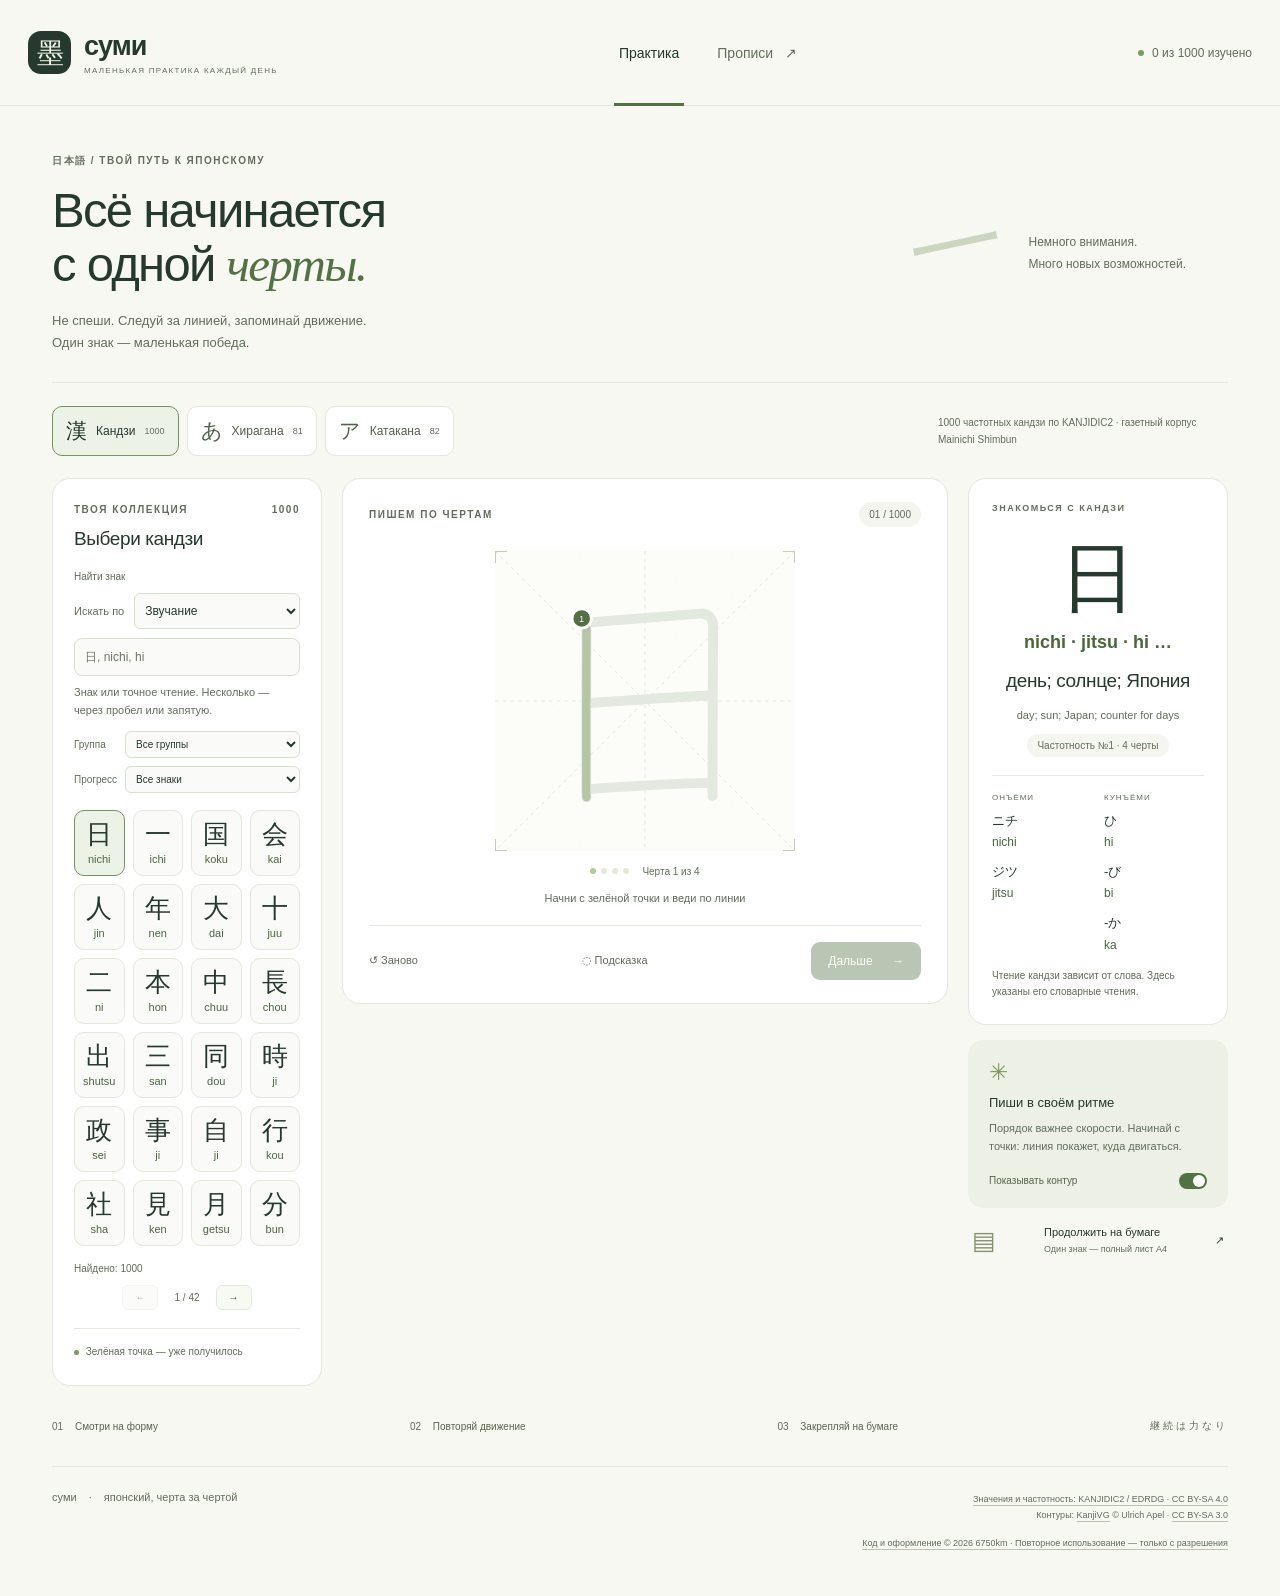
<file: index.html>
<!doctype html>
<html lang="ru"><head><meta charset="utf-8"><meta name="viewport" content="width=device-width,initial-scale=1"><meta name="theme-color" content="#f7f8f2"><title>Суми · кандзи, хирагана и катакана</title><meta name="description" content="Пиши японские кандзи по чертам и скачивай прописи для печати."><link rel="stylesheet" href="style.css?v=20261112-search"><script src="data/kanji.js?v=20261112-search" defer></script><script src="data/kana.js?v=20261112-search" defer></script><script src="readings.js?v=20261112-search" defer></script><script src="search.js?v=20261112-search" defer></script><script src="worksheets.js?v=20261112-search" defer></script><script src="audio.js?v=20261112-search" defer></script><script src="app.js?v=20261112-search" defer></script></head>
<body><header class="header"><a href="#" id="brandHome" class="brand" aria-label="Суми — главная"><span class="brand-mark">墨</span><span>суми<span class="brand-sub">МАЛЕНЬКАЯ ПРАКТИКА КАЖДЫЙ ДЕНЬ</span></span></a><nav aria-label="Режим"><button class="nav-button active" id="practiceTab" aria-pressed="true">Практика</button><button class="nav-button" id="sheetsTab" aria-pressed="false">Прописи <span class="tiny">↗</span></button></nav><div class="daily"><span class="daily-dot"></span><span id="dailyProgress">0 из 20 изучено</span></div></header>
<main><section class="intro"><div><div class="eyebrow">日本語 / ТВОЙ ПУТЬ К ЯПОНСКОМУ</div><h1>Всё начинается<br>с одной <em>черты.</em></h1><p>Не спеши. Следуй за линией, запоминай движение.<br>Один знак — маленькая победа.</p></div><div class="intro-note"><span class="note-symbol">一</span><span>Немного внимания.<br>Много новых возможностей.</span></div></section>
<section class="script-bar" aria-label="Разделы японского письма"><div class="script-tabs" role="group" aria-label="Азбука"><button class="script-button active" data-script="kanji" aria-pressed="true"><span lang="ja">漢</span> Кандзи <small>1000</small></button><button class="script-button" data-script="hiragana" aria-pressed="false"><span lang="ja">あ</span> Хирагана <small>81</small></button><button class="script-button" data-script="katakana" aria-pressed="false"><span lang="ja">ア</span> Катакана <small>82</small></button></div><p id="scriptDescription">1000 частотных кандзи по KANJIDIC2 · газетный корпус Mainichi Shimbun</p></section><section id="practicePanel" class="workspace"><aside class="library card"><div class="section-label">ТВОЯ КОЛЛЕКЦИЯ <span id="collectionCount">1000</span></div><h2 id="libraryTitle">Выбери кандзи</h2><label class="search-label" for="librarySearch">Найти знак</label><div class="search-mode"><label for="librarySearchMode">Искать по</label><select id="librarySearchMode"><option value="reading">Звучание</option><option value="meaning">Значение</option></select></div><input id="librarySearch" aria-describedby="librarySearchHelp" autocapitalize="none" autocorrect="off" spellcheck="false" class="search" type="search" placeholder="日, nichi, день…" autocomplete="off"><p id="librarySearchHelp" class="search-help"></p><div class="collection-controls"><label for="groupFilter">Группа</label><select id="groupFilter"></select><label for="progressFilter">Прогресс</label><select id="progressFilter"><option value="all">Все знаки</option><option value="new">Ещё не изучены</option><option value="done">Изученные</option></select></div><div id="kanjiGrid" class="kanji-grid"></div><p id="libraryResult" class="result-count" role="status"></p><div class="pagination"><button id="libraryPrev" aria-label="Предыдущая страница знаков">←</button><span id="libraryPage"></span><button id="libraryNext" aria-label="Следующая страница знаков">→</button></div><div class="library-foot"><span class="legend-dot"></span> Зелёная точка — уже получилось</div></aside>
<section class="practice card"><div class="practice-top"><span class="section-label">ПИШЕМ ПО ЧЕРТАМ</span><span id="position" class="pill">01 / 20</span></div><div class="canvas-wrap"><svg id="board" viewBox="0 0 109 109" role="img" aria-label="Поле для письма. Рисуй мышью или пальцем по подсказке."><defs><pattern id="paper" width="5" height="5" patternUnits="userSpaceOnUse"><circle cx="1" cy="1" r=".13" fill="#d8ddd2"/></pattern></defs><rect width="109" height="109" fill="url(#paper)"/><path class="guides" d="M54.5 0V109M0 54.5H109M0 0L109 109M109 0L0 109"/><g id="ghost"></g><g id="accepted"></g><g id="hint"></g><path id="ink" d=""/><g id="startMarker"></g></svg><span class="board-corner tl"></span><span class="board-corner tr"></span><span class="board-corner bl"></span><span class="board-corner br"></span></div><div class="stroke-status"><div id="strokeDots" class="stroke-dots"></div><span id="strokeCount">Черта 1 из 1</span></div><div id="feedback" class="feedback" role="status" aria-live="polite">Начни с зелёной точки и веди по линии</div><div class="practice-actions"><button id="restart" class="text-button">↺ Заново</button><button id="showHint" class="text-button">◌ Подсказка</button><button id="next" class="primary" disabled>Дальше <span>→</span></button></div></section>
<aside class="details"><div class="character-card card"><div id="detailLabel" class="section-label">ЗНАКОМЬСЯ С КАНДЗИ</div><div id="bigChar" class="big-char" lang="ja">一</div><p id="currentRomaji" class="reading-summary" lang="en"></p><h2 id="meaning">один</h2><p id="meaningEn" class="meaning-en" lang="en"></p><span id="groupTag" class="tag">Числа · 1 черта</span><dl><div><dt id="onLabel">ОНЪЁМИ</dt><dd id="onReading" lang="ja"></dd></div><div><dt id="kunLabel">КУНЪЁМИ</dt><dd id="kunReading" lang="ja"></dd></div></dl><p id="readingHelp" class="reading-help">Чтение кандзи зависит от слова. Здесь указаны его словарные чтения.</p><div id="audioCard" class="audio-card" hidden><button id="listen" class="listen-button">▶ Прослушать</button><label for="voiceChoice">Японский голос</label><select id="voiceChoice" aria-label="Японский голос"><option value="">Автоматически</option></select><label for="speechRate">Темп</label><select id="speechRate"><option value="0.7">Медленно</option><option value="0.9" selected>Обычно</option></select><p id="audioNote"></p><p id="voiceStatus" role="status"></p></div></div><div class="tip-card"><span class="tip-icon">✳</span><h3>Пиши в своём ритме</h3><p>Порядок важнее скорости. Начинай с точки: линия покажет, куда двигаться.</p><label class="toggle-row"><span>Показывать контур</span><input id="outline" type="checkbox" checked><span class="switch"></span></label></div><button id="currentSheet" class="sheet-link"><span class="sheet-icon">▤</span><span>Продолжить на бумаге<small>Один знак — полный лист A4</small></span><span>↗</span></button></aside></section><section id="listeningPanel" class="listening-panel card" hidden><div><div class="section-label">ТРЕНИРУЕМ СЛУХ</div><h2>Какой знак звучит?</h2><p>Прослушай слог и выбери знак. Здесь тренируются 46 основных знаков выбранной азбуки.</p></div><div class="listening-game"><button id="quizPlay" class="primary">▶ Слушать слог</button><div id="quizChoices" class="quiz-choices"></div><p id="quizFeedback" role="status" aria-live="polite"></p><button id="quizNext" class="text-button">Другой слог →</button></div></section>
<section id="sheetsPanel" class="sheets-panel card" hidden><div class="sheets-heading"><div><div class="section-label">ОТ ЭКРАНА К БУМАГЕ</div><h2>Твои страницы прописей</h2><p>Выбери знаки: каждый получит отдельную полную страницу A4 с 72 клетками. Один знак — один лист, три знака — три листа.</p></div><span class="paper-badge">A4<br><small>210 × 297 мм</small></span></div><div class="sheet-toolbar"><label for="sheetSearch" class="search-label">Найти знак для прописей</label><div class="search-mode"><label for="sheetSearchMode">Искать по</label><select id="sheetSearchMode"><option value="reading">Звучание</option><option value="meaning">Значение</option></select></div><input id="sheetSearch" aria-describedby="sheetSearchHelp" autocapitalize="none" autocorrect="off" spellcheck="false" autocomplete="off" class="search" type="search" placeholder="Знак, чтение или значение…"><button id="sheetSelectVisible" class="text-button">Выбрать эту страницу</button><button id="sheetClear" class="text-button">Убрать выбор</button></div><p id="sheetSearchHelp" class="search-help"></p><p class="selection-help">Поиск не выбирает знаки автоматически. Нажми на нужные знаки — они появятся в выбранных.</p><div id="selectedSheetChips" class="selected-chips" role="group" aria-label="Выбранные знаки"></div><div id="sheetChoices" class="sheet-choices"></div><p id="sheetResult" class="result-count" role="status"></p><div class="pagination sheet-pagination"><button id="sheetPrev" aria-label="Предыдущая страница выбора">←</button><span id="sheetPage"></span><button id="sheetNext" aria-label="Следующая страница выбора">→</button></div><div class="sheet-bottom"><span id="sheetCount">Выбрано: 0 · 0 страниц A4</span><button id="downloadSheet" class="primary" disabled>↓ Скачать прописи</button></div><p class="download-note">Скачается самостоятельный HTML-файл. Открой его и нажми «Печать / PDF»: можно распечатать страницы или выбрать «Сохранить как PDF».</p></section>
<section class="bottom-note"><span>01 <b>Смотри на форму</b></span><span>02 <b>Повторяй движение</b></span><span>03 <b>Закрепляй на бумаге</b></span><span class="bottom-jp" lang="ja">継続は力なり</span></section></main><footer><span class="footer-brand">суми <span>·</span> японский, черта за чертой</span><span><a href="https://www.edrdg.org/wiki/KANJIDIC_Project.html" target="_blank">Значения и частотность: KANJIDIC2 / EDRDG · CC BY-SA 4.0</a><br>Контуры: <a href="https://github.com/KanjiVG/kanjivg" target="_blank" rel="noopener">KanjiVG</a> © Ulrich Apel · <a href="https://creativecommons.org/licenses/by-sa/3.0/" target="_blank" rel="noopener">CC BY-SA 3.0</a><br><a href="rights.html" class="rights-link">Код и оформление © 2026 6750km · Повторное использование — только с разрешения</a></span></footer><noscript>Для тренажёра включи JavaScript в браузере.</noscript></body></html>
</file>
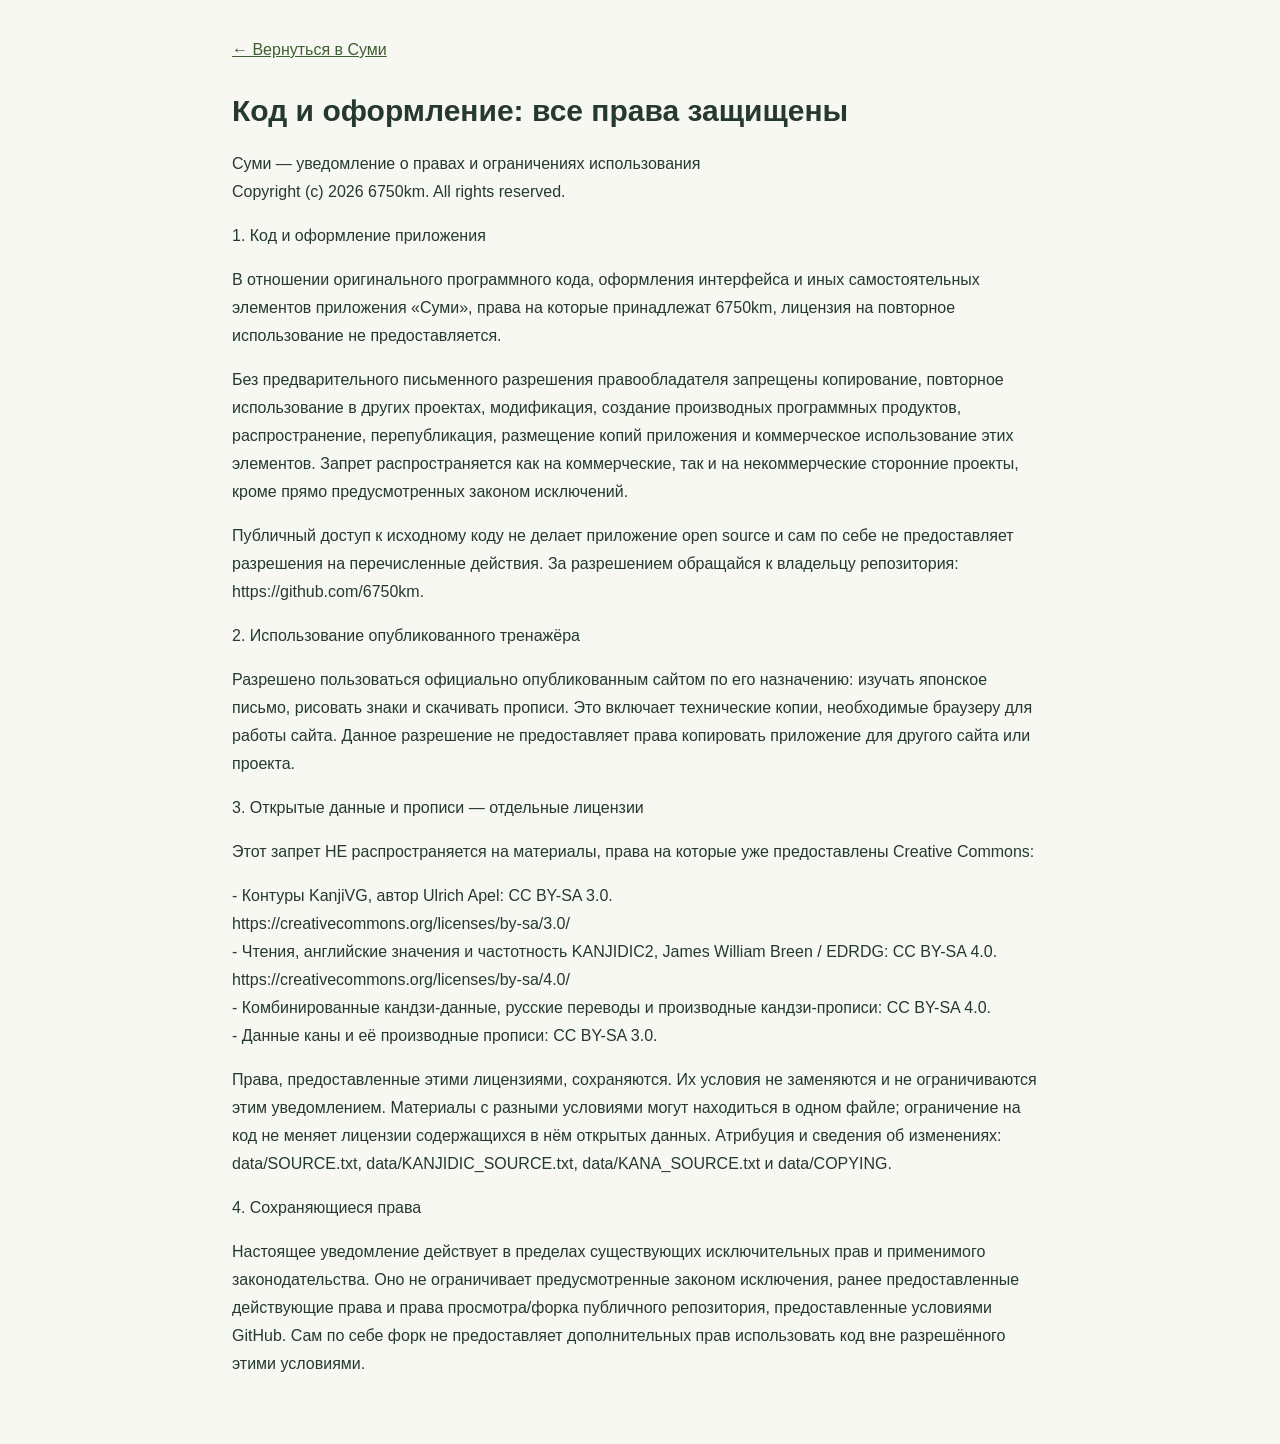
<file: rights.html>
<!doctype html><html lang="ru"><head><meta charset="utf-8"><meta name="viewport" content="width=device-width,initial-scale=1"><title>Суми — права и использование</title><style>*{box-sizing:border-box}body{margin:0;background:#f7f8f2;color:#26392e;font:16px/1.75 Arial,sans-serif}main{max-width:860px;margin:auto;padding:28px 22px 50px}a{color:#405e32;overflow-wrap:anywhere}p{white-space:normal;overflow-wrap:anywhere}h1{font-size:30px;line-height:1.25}header a{display:inline-block;min-height:44px;padding:8px 0}@media(max-width:550px){h1{font-size:25px}}</style></head><body><main><header><a href="./">← Вернуться в Суми</a></header><h1>Код и оформление: все права защищены</h1><p>Суми — уведомление о правах и ограничениях использования<br>Copyright (c) 2026 6750km. All rights reserved.</p><p>1. Код и оформление приложения</p><p>В отношении оригинального программного кода, оформления интерфейса и иных самостоятельных элементов приложения «Суми», права на которые принадлежат 6750km, лицензия на повторное использование не предоставляется.</p><p>Без предварительного письменного разрешения правообладателя запрещены копирование, повторное использование в других проектах, модификация, создание производных программных продуктов, распространение, перепубликация, размещение копий приложения и коммерческое использование этих элементов. Запрет распространяется как на коммерческие, так и на некоммерческие сторонние проекты, кроме прямо предусмотренных законом исключений.</p><p>Публичный доступ к исходному коду не делает приложение open source и сам по себе не предоставляет разрешения на перечисленные действия. За разрешением обращайся к владельцу репозитория: https://github.com/6750km.</p><p>2. Использование опубликованного тренажёра</p><p>Разрешено пользоваться официально опубликованным сайтом по его назначению: изучать японское письмо, рисовать знаки и скачивать прописи. Это включает технические копии, необходимые браузеру для работы сайта. Данное разрешение не предоставляет права копировать приложение для другого сайта или проекта.</p><p>3. Открытые данные и прописи — отдельные лицензии</p><p>Этот запрет НЕ распространяется на материалы, права на которые уже предоставлены Creative Commons:</p><p>- Контуры KanjiVG, автор Ulrich Apel: CC BY-SA 3.0.<br>  https://creativecommons.org/licenses/by-sa/3.0/<br>- Чтения, английские значения и частотность KANJIDIC2, James William Breen / EDRDG: CC BY-SA 4.0.<br>  https://creativecommons.org/licenses/by-sa/4.0/<br>- Комбинированные кандзи-данные, русские переводы и производные кандзи-прописи: CC BY-SA 4.0.<br>- Данные каны и её производные прописи: CC BY-SA 3.0.</p><p>Права, предоставленные этими лицензиями, сохраняются. Их условия не заменяются и не ограничиваются этим уведомлением. Материалы с разными условиями могут находиться в одном файле; ограничение на код не меняет лицензии содержащихся в нём открытых данных. Атрибуция и сведения об изменениях: data/SOURCE.txt, data/KANJIDIC_SOURCE.txt, data/KANA_SOURCE.txt и data/COPYING.</p><p>4. Сохраняющиеся права</p><p>Настоящее уведомление действует в пределах существующих исключительных прав и применимого законодательства. Оно не ограничивает предусмотренные законом исключения, ранее предоставленные действующие права и права просмотра/форка публичного репозитория, предоставленные условиями GitHub. Сам по себе форк не предоставляет дополнительных прав использовать код вне разрешённого этими условиями.</p></main></body></html>
</file>
<file: style.css>
:root{--bg:#f7f8f2;--paper:#fff;--ink:#26392e;--muted:#626e5b;--green:#527244;--light:#edf2e7;--line:#e3e7dc;--accent:#dcf0b4}*{box-sizing:border-box}body{margin:0;background:var(--bg);color:var(--ink);font-family:Arial,Helvetica,sans-serif;font-size:14px}button,a,input{-webkit-tap-highlight-color:transparent}button{font:inherit;cursor:pointer}button:disabled{cursor:default;opacity:.4}button:focus-visible,a:focus-visible,input:focus-visible{outline:3px solid #9cb874;outline-offset:4px}a{color:inherit}button{transition:background .15s,transform .15s}button:not(:disabled):active{transform:translateY(1px)}[hidden]{display:none!important}.header{max-width:1344px;margin:auto;height:106px;display:flex;align-items:center;justify-content:space-between;border-bottom:1px solid var(--line);gap:20px;padding:0 28px}.brand{text-decoration:none;display:flex;align-items:center;gap:13px;font-size:27px;font-weight:700;letter-spacing:-1px}.brand-mark{display:grid;place-items:center;background:var(--ink);color:#f5f6ea;border-radius:13px;width:43px;height:43px;font-family:serif;font-size:27px;font-weight:400}.brand-sub{display:block;font-size:8px;letter-spacing:1.3px;font-weight:400;margin-top:4px;color:var(--muted)}nav{display:flex;gap:28px;height:100%;align-items:center}.nav-button{position:relative;background:none;border:0;color:var(--muted);height:100%;padding:0 5px}.nav-button.active{color:var(--ink)}.nav-button.active:after{content:'';position:absolute;bottom:-1px;left:0;right:0;height:3px;background:var(--green)}.tiny{margin-left:8px}.daily{display:flex;gap:8px;align-items:center;font-size:12px;color:var(--muted)}.daily-dot,.legend-dot{display:inline-block;width:6px;height:6px;border-radius:50%;background:#7a9a5f}main{max-width:1232px;margin:auto;padding:0 28px}.intro{display:flex;align-items:center;justify-content:space-between;padding:48px 0 35px}.eyebrow,.section-label{font-size:10px;font-weight:600;letter-spacing:1.5px;color:var(--muted)}.eyebrow{margin-bottom:16px}h1{font-size:49px;font-weight:400;line-height:1.1;letter-spacing:-1.7px;margin:0}h1 em{font-family:Georgia,serif;color:var(--green);font-weight:400}p{line-height:1.7;color:var(--muted)}.intro p{font-size:13px;margin:18px 0 0}.intro-note{display:flex;align-items:center;gap:23px;margin-right:42px;color:var(--muted);font-size:12px;line-height:1.8}.note-symbol{font-family:serif;font-size:95px;line-height:1;color:#ccd5bf;transform:rotate(-12deg);padding-bottom:10px}.workspace{display:grid;grid-template-columns:270px minmax(320px,1fr) 260px;gap:20px;align-items:start}.card{border:1px solid var(--line);border-radius:18px;background:var(--paper)}.library{padding:25px 21px;min-height:510px}.section-label{display:flex;justify-content:space-between}h2{font-size:19px;letter-spacing:-.4px;font-weight:500;margin:13px 0 19px}.filters{display:flex;gap:6px;flex-wrap:wrap;margin-bottom:22px}.filter{border:0;background:#f5f6f1;color:#65715f;border-radius:6px;font-size:10px;padding:8px 9px}.filter.active{background:var(--ink);color:white}.kanji-grid{display:grid;grid-template-columns:repeat(4,1fr);gap:8px}.kanji-button{border:1px solid var(--line);border-radius:10px;aspect-ratio:1;background:#fafbf8;font-family:serif;font-size:26px;color:var(--ink);position:relative}.kanji-button:hover{background:var(--light)}.kanji-button.selected{background:var(--light);border:1.5px solid #789264}.kanji-button.done:after{content:'';position:absolute;bottom:5px;right:5px;width:5px;height:5px;border-radius:50%;background:var(--green)}.library-foot{font-size:10px;color:var(--muted);border-top:1px solid var(--line);padding-top:20px;margin-top:23px;line-height:1.7}.legend-dot{width:5px;height:5px;margin-right:4px}.practice{padding:23px 26px;min-height:510px}.practice-top{display:flex;justify-content:space-between;align-items:center}.pill{font-size:10px;background:#f3f5ee;padding:7px 10px;border-radius:20px;color:var(--muted)}.canvas-wrap{width:min(100%,300px);aspect-ratio:1;position:relative;margin:24px auto 15px;background:#fcfdf9}#board{display:block;width:100%;height:100%;touch-action:none;user-select:none;cursor:crosshair}.guides{stroke:#dce2d4;stroke-width:.3;stroke-dasharray:1.3 1.5}#ghost path{stroke:#e4e9df;stroke-width:3.6;fill:none;stroke-linecap:round;stroke-linejoin:round}#accepted path{stroke:var(--ink);stroke-width:3.4;fill:none;stroke-linecap:round;stroke-linejoin:round}#hint path{stroke:#9db38a;stroke-width:3;fill:none;stroke-linecap:round;stroke-linejoin:round;opacity:.65}#ink{stroke:#527244;stroke-width:3;fill:none;stroke-linecap:round;stroke-linejoin:round}.start-dot{fill:#527244;stroke:white;stroke-width:1}.start-number{font:3.4px Arial;fill:white;pointer-events:none}.board-corner{position:absolute;width:12px;height:12px;border-color:#c4cfb8;border-style:solid;pointer-events:none}.tl{top:0;left:0;border-width:1px 0 0 1px}.tr{top:0;right:0;border-width:1px 1px 0 0}.bl{bottom:0;left:0;border-width:0 0 1px 1px}.br{bottom:0;right:0;border-width:0 1px 1px 0}.stroke-status{display:flex;gap:13px;align-items:center;justify-content:center;font-size:10px;color:var(--muted)}.stroke-dots{display:flex;gap:5px}.stroke-dot{width:6px;height:6px;border-radius:50%;background:#e4e9dd}.stroke-dot.complete{background:#668653}.stroke-dot.current{background:#b2c99a}.feedback{font-size:11px;text-align:center;min-height:37px;padding-top:13px;color:var(--muted);line-height:1.5}.feedback.error{color:#ab5a43}.feedback.success{color:#527244}.practice-actions{display:flex;align-items:center;justify-content:space-between;gap:10px;border-top:1px solid var(--line);margin-top:11px;padding-top:16px}.text-button{background:none;border:0;color:#626e5b;font-size:11px;padding:9px 0}.primary{background:var(--green);color:white;border:0;border-radius:9px;padding:12px 17px;font-size:12px}.primary:hover:not(:disabled){background:#3d5b31}.primary span{margin-left:16px}.character-card{padding:24px 23px;text-align:center}.character-card .section-label{font-size:9px}.big-char{font-family:serif;font-size:76px;line-height:1.2;margin:20px 0 5px}.character-card h2{font-size:19px;margin:7px 0 12px}.tag{font-size:10px;color:var(--muted);background:#f4f6ef;padding:6px 10px;border-radius:20px}dl{display:flex;justify-content:space-around;text-align:left;border-top:1px solid var(--line);padding-top:17px;margin:23px 0 0;gap:12px}dt{font-size:8px;letter-spacing:1px;color:var(--muted);margin-bottom:8px}dd{margin:0;font-size:13px}.tip-card{background:#edf1e5;border-radius:15px;padding:19px 21px;margin-top:15px}.tip-icon{color:#7f985c;font-size:23px}.tip-card h3{font-weight:500;font-size:13px;margin:9px 0}.tip-card p{font-size:11px;line-height:1.7;margin:0}.toggle-row{display:flex;gap:10px;align-items:center;justify-content:space-between;margin-top:17px;font-size:10px;color:#56624b;cursor:pointer;position:relative}.toggle-row input{position:absolute;right:0;opacity:0;width:30px;height:22px}.switch{background:#c9d0c1;width:28px;height:16px;border-radius:20px;padding:2px;pointer-events:none}.switch:before{content:'';display:block;background:white;border-radius:50%;width:12px;height:12px;transition:transform .15s}.toggle-row input:checked+.switch{background:var(--green)}.toggle-row input:checked+.switch:before{transform:translateX(12px)}.toggle-row input:focus-visible+.switch{outline:3px solid #9cb874;outline-offset:3px}.sheet-link{width:100%;display:flex;align-items:center;justify-content:space-between;gap:10px;text-align:left;background:none;border:0;padding:18px 4px;color:var(--ink);font-size:11px}.sheet-link small{display:block;color:var(--muted);font-size:9px;margin-top:6px}.sheet-icon{font-size:25px;color:#859371}.bottom-note{display:flex;align-items:center;justify-content:space-between;gap:16px;padding:33px 0;color:#626e5b;font-size:10px}.bottom-note b{font-weight:400;color:#59664f;margin-left:9px}.bottom-jp{letter-spacing:3px}footer{max-width:1176px;margin:0 auto;border-top:1px solid var(--line);padding:24px 0;display:flex;justify-content:space-between;color:#626e5b;font-size:9px}.footer-brand{font-size:11px}.footer-brand span{margin:0 9px}footer a{text-decoration-color:#bbc4ae;text-underline-offset:3px}.sheets-panel{padding:32px}.sheets-heading{display:flex;align-items:center;justify-content:space-between;gap:20px}.sheets-heading h2{font-size:26px;margin:12px 0}.sheets-heading p{font-size:13px;max-width:620px}.paper-badge{border:1px solid #cdd8c1;padding:24px 17px;color:var(--green);font-family:Georgia,serif;font-size:34px;white-space:nowrap}.paper-badge small{font:10px Arial}.sheet-choices{display:grid;grid-template-columns:repeat(10,1fr);gap:10px;margin:25px 0}.sheet-choice{padding:12px 4px;border:1px solid var(--line);border-radius:10px;background:#fafbf8;color:var(--ink)}.sheet-choice[aria-pressed=true]{background:var(--light);border-color:#789264}.sheet-choice span{display:block;font-family:serif;font-size:30px;margin-bottom:8px}.sheet-choice small{font-size:9px;display:block}.sheet-bottom{display:flex;justify-content:space-between;align-items:center;color:var(--muted);font-size:12px}.download-note{font-size:11px;margin:20px 0 0} @media(min-width:1400px){.intro{padding-top:55px;padding-bottom:40px}}@media(max-width:1050px){.workspace{grid-template-columns:220px minmax(270px,1fr) 220px;gap:14px}.library{padding:22px 15px}.practice{padding:22px 18px}.intro-note{margin-right:0}.sheet-choices{grid-template-columns:repeat(5,1fr)}main{padding:0 20px}footer{margin:0 20px}.details .character-card{padding:22px 16px}.practice-actions{gap:7px}.primary{padding:12px}}@media(max-width:820px){.workspace{grid-template-columns:200px 1fr}.details{display:grid;grid-column:1/-1;grid-template-columns:1fr 1fr;gap:15px}.character-card{grid-row:span 2}.tip-card{margin-top:0}.sheet-link{padding:8px}.intro-note{display:none}.library,.practice{min-height:490px}.daily{display:none}.bottom-jp{display:none}.intro{padding-top:35px}h1{font-size:43px}}@media(max-width:550px){.header{height:83px;padding:0 20px}.brand-sub{font-size:6px;letter-spacing:.7px}.brand{font-size:23px;gap:9px}.brand-mark{width:34px;height:36px;font-size:23px}nav{gap:12px}.nav-button{font-size:11px}.intro{padding:28px 0}h1{font-size:37px}.eyebrow{font-size:8px}.intro p{font-size:12px;line-height:1.7}.workspace{display:flex;flex-direction:column;gap:14px}.library{width:100%;min-height:0;padding:19px}.library h2{font-size:17px;margin:11px 0}.filters{margin-bottom:15px}.kanji-grid{grid-template-columns:repeat(5,minmax(34px,1fr));gap:7px;padding-bottom:5px}.kanji-button{font-size:23px;min-width:34px}.library-foot{display:none}.practice{width:100%;min-height:0;padding:21px}.canvas-wrap{width:280px;max-width:100%;margin-top:20px}.details{width:100%;grid-template-columns:1fr 1fr;gap:10px}.character-card .section-label{font-size:7px}.character-card h2{font-size:17px}.big-char{font-size:60px;margin:14px 0}dl{flex-direction:column;gap:13px;margin-top:20px}.tip-card{padding:16px}.tip-card h3{font-size:12px}.tip-card p{font-size:10px}.toggle-row{font-size:9px}.sheet-link{font-size:10px}.sheet-link small{font-size:8px}.sheet-icon{font-size:22px}.bottom-note{font-size:8px;gap:7px;padding:25px 0}.bottom-note b{margin-left:3px}footer{flex-direction:column;gap:13px;line-height:1.8;padding:18px 0}.sheets-panel{padding:22px}.sheets-heading h2{font-size:23px}.paper-badge{display:none}.sheet-choices{grid-template-columns:repeat(4,1fr);gap:7px}.sheets-heading p{font-size:12px}}@media(prefers-reduced-motion:reduce){*{animation:none!important;transition:none!important}}
/* Script sections and larger collections. */
.script-bar{display:flex;align-items:center;justify-content:space-between;gap:22px;margin-bottom:22px;border-top:1px solid var(--line);padding-top:23px}.script-tabs{display:flex;gap:8px;flex-wrap:wrap}.script-button{display:flex;align-items:center;gap:9px;border:1px solid var(--line);border-radius:10px;background:#fff;padding:10px 13px;color:#53614a;font-size:12px}.script-button span{font-family:serif;font-size:21px}.script-button small{font-size:9px;color:#626e5b}.script-button.active{background:var(--light);border-color:#789264;color:var(--ink)}.script-bar p{font-size:10px;margin:0;max-width:290px;line-height:1.7}.search-label{display:block;font-size:10px;line-height:1.5;margin-bottom:7px;color:#626e5b}.search{font:inherit;font-size:12px;width:100%;padding:11px 10px;border:1px solid #d7dfce;border-radius:8px;background:#fafbf8;color:var(--ink);min-width:0}.search::placeholder{color:#6e7864}.collection-controls{display:grid;grid-template-columns:auto minmax(0,1fr);gap:8px;align-items:center;font-size:10px;margin:12px 0 17px;color:#626e5b}select{font:inherit;color:var(--ink);border:1px solid #d7dfce;border-radius:6px;background:#fafbf8;padding:6px;min-width:0}.collection-controls select{font-size:10px}.result-count{font-size:10px;margin:14px 0 8px;min-height:15px}.pagination{display:flex;align-items:center;justify-content:center;gap:16px;font-size:10px;color:#626e5b}.pagination button{border:1px solid var(--line);background:#f7f9f3;border-radius:6px;padding:6px 12px;color:var(--ink)}.library-foot{margin-top:18px;padding-top:14px}.meaning-en{font-size:11px;line-height:1.5;margin:0 0 13px;overflow-wrap:anywhere}.character-card h2{line-height:1.4;overflow-wrap:anywhere}dd{overflow-wrap:anywhere;line-height:1.7}dl>div{min-width:0;flex:1}.audio-card{border-top:1px solid var(--line);margin-top:18px;padding-top:16px;text-align:left;display:flex;align-items:center;flex-wrap:wrap;gap:8px}.listen-button{border:1px solid #b5c6a3;border-radius:7px;background:var(--light);padding:9px 12px;font-size:11px;color:var(--ink);width:100%}.audio-card label,.audio-card select{font-size:10px}.audio-card p{font-size:10px;line-height:1.6;margin:2px 0;width:100%}.audio-card #audioNote{color:#4e6042}.listening-panel{margin-top:20px;padding:27px 30px;display:grid;grid-template-columns:1fr 1fr;gap:30px;align-items:start}.listening-panel h2{font-size:23px;margin:14px 0}.listening-panel p{font-size:12px;line-height:1.7;margin:0}.listening-game{text-align:center}.quiz-choices{display:flex;justify-content:center;gap:10px;margin:17px 0 11px}.quiz-choices button{font-family:serif;font-size:30px;color:var(--ink);width:57px;height:57px;border:1px solid #cbd5c0;background:#fafbf8;border-radius:9px}.quiz-choices .correct{background:#dfedcc;border-color:#67864e}.quiz-choices .incorrect{background:#f9e5df;border-color:#bc7e65}.quiz-choices button:disabled{opacity:.65}.listening-game #quizFeedback{font-size:11px;min-height:36px;color:#59664f}.sheet-toolbar{display:flex;align-items:center;gap:13px;flex-wrap:wrap;margin-top:20px}.sheet-toolbar .search-label{width:100%;margin:0}.sheet-toolbar .search{max-width:430px}.selected-chips{display:flex;gap:7px;flex-wrap:wrap;margin-top:18px;max-height:160px;overflow:auto}.selected-chips button{background:#e9f0df;color:#405733;padding:7px 9px;border:1px solid #c1d0b2;border-radius:7px;font-size:14px}.sheet-choices{grid-template-columns:repeat(8,minmax(0,1fr));margin:18px 0}.sheet-choice small{overflow-wrap:anywhere;line-height:1.4}.sheet-choice span{margin-bottom:6px}.sheet-bottom{margin-top:24px}.sheet-pagination{margin-top:17px}.kanji-button{min-width:0}#voiceStatus{color:#626e5b}.paper-badge{flex-shrink:0}footer>span:last-child{line-height:1.8;text-align:right}.intro{padding-bottom:28px} .sheet-choices:empty:after{content:'Ничего не найдено';grid-column:1/-1;color:#626e5b;font-size:12px;padding:20px 0}
@media(max-width:1050px){.script-bar{align-items:flex-start}.script-button{padding:9px 10px;font-size:11px;gap:7px}.script-bar p{max-width:230px}.sheet-choices{grid-template-columns:repeat(6,minmax(0,1fr))}.library{padding:22px 15px}.kanji-grid{gap:7px}}
@media(max-width:820px){.script-bar{flex-direction:column;gap:12px}.script-bar p{max-width:none}.listening-panel{grid-template-columns:1fr;gap:20px}.sheet-choices{grid-template-columns:repeat(5,minmax(0,1fr))}footer>span:last-child{text-align:left}}
@media(max-width:550px){.script-bar{padding-top:17px;margin-bottom:17px}.script-tabs{gap:6px;width:100%}.script-button{flex:1;justify-content:center;gap:5px;padding:9px 6px;font-size:10px}.script-button span{font-size:18px}.script-button small{font-size:8px}.script-bar p{font-size:9px}.search-label{font-size:10px}.collection-controls{grid-template-columns:auto minmax(0,1fr) auto minmax(0,1fr);gap:6px}.collection-controls select{padding:6px 3px}.kanji-grid{grid-template-columns:repeat(6,minmax(0,1fr));gap:7px}.kanji-button{min-width:0;font-size:25px}.library{padding:19px}.library-foot{display:block;font-size:9px}.listening-panel{padding:22px}.listening-panel h2{font-size:21px}.listening-panel p{font-size:11px}.quiz-choices button{width:53px;height:53px}.sheet-choices{grid-template-columns:repeat(4,minmax(0,1fr))}.sheet-toolbar .search{max-width:none}.sheet-toolbar{gap:7px 14px}.sheet-choice{padding:10px 4px}.sheet-choice small{font-size:9px}.sheet-bottom{gap:10px}.sheet-bottom .primary{white-space:nowrap}.sheet-bottom>span{font-size:10px}.character-card h2{font-size:15px}.meaning-en{font-size:10px}.audio-card p{font-size:9px}.audio-card select{max-width:100%}dl{display:block}dl>div+div{margin-top:13px}.details .character-card{padding:21px 15px}.bottom-note{flex-wrap:wrap;justify-content:flex-start;gap:12px 20px}footer{font-size:9px}.library h2{margin-bottom:14px}}

#voiceChoice{width:100%;font-size:11px;padding:9px 6px}.audio-card #voiceStatus{min-height:3em}
/* Comfortable touch targets and no input zoom on iPhone. */
@media(max-width:550px){.kanji-grid{grid-template-columns:repeat(5,minmax(0,1fr))}.collection-controls{grid-template-columns:auto minmax(0,1fr);gap:8px}.search,select,.collection-controls select,.audio-card select,#voiceChoice{font-size:16px;min-height:44px}.primary,.script-button,.listen-button,.pagination button,.text-button{min-height:44px}button{touch-action:manipulation}.audio-card label{font-size:11px}.sheet-toolbar .text-button{font-size:12px}}
/* Mobile release gate: full-width sound controls, readable labels and 44px targets. */
@media(max-width:550px){
 .details{display:flex;flex-direction:column;gap:14px}
 .details .character-card{width:100%;padding:22px}
 .character-card dl{display:flex;flex-direction:row;gap:20px;text-align:center}
 .character-card dl>div+div{margin-top:0}
 .audio-card{padding-top:18px;gap:9px 12px}
 .audio-card label{font-size:12px}
 .audio-card #speechRate{flex:1}
 .audio-card #audioNote,.audio-card #voiceStatus{font-size:12px;line-height:1.6}
 .details .tip-card{width:100%;padding:20px}
 .details .tip-card p{font-size:12px}
 .details .tip-card h3{font-size:14px}
 .details .toggle-row{font-size:12px;min-height:44px;margin-top:9px}
 .details .sheet-link{min-height:58px;font-size:13px;padding:12px}
 .details .sheet-link small{font-size:11px}
 .pagination button,.selected-chips button{min-width:44px;min-height:44px}
 .character-card .section-label{font-size:10px}
 .character-card h2{font-size:20px}
 .character-card dt{font-size:10px}
 .character-card dd{font-size:16px}
 .library .section-label,.practice-top .section-label{font-size:10px}
 .practice-actions .text-button{font-size:12px}
}
@media(max-width:360px){.kanji-grid{grid-template-columns:repeat(4,minmax(0,1fr))}.sheet-bottom{flex-direction:column;align-items:stretch}.sheet-bottom .primary{width:100%}}
@media(pointer:coarse),(max-height:500px) and (max-width:1000px){
 .kanji-button,.pagination button,.selected-chips button{min-width:44px;min-height:44px}
 .primary,.script-button,.listen-button,.text-button{min-height:44px}
 .search,select{min-height:44px;font-size:16px}
 .library .kanji-grid{grid-template-columns:repeat(3,minmax(0,1fr))}
 .header{height:auto;min-height:83px;flex-wrap:wrap;padding-top:12px;padding-bottom:12px}
}
@media(pointer:coarse) and (max-width:550px){.library .kanji-grid{grid-template-columns:repeat(5,minmax(0,1fr))}}
@media(pointer:coarse) and (max-width:360px){.library .kanji-grid{grid-template-columns:repeat(4,minmax(0,1fr))}}
@media(pointer:coarse),(max-height:500px) and (max-width:1000px){.header nav{height:auto}.header .nav-button{min-height:44px}}

footer .rights-link{display:inline-block;min-height:44px;line-height:1.6;padding:8px 0;margin-top:4px}

/* Romaji belongs next to each sign, without hiding full dictionary readings. */
.kanji-button{display:flex;flex-direction:column;align-items:center;justify-content:center;gap:3px;min-height:66px;padding:7px 3px;aspect-ratio:auto}
.tile-char{font:26px/1.15 serif}.tile-romaji{display:block;font:11px/1.25 Arial,sans-serif;max-width:100%;overflow-wrap:anywhere;color:#4f6543}
.reading-summary{font-size:18px;font-weight:600;line-height:1.5;color:#49673a;margin:0 0 12px;overflow-wrap:anywhere}
.reading-pair{display:flex;flex-direction:column;gap:1px;margin:0 0 10px}.reading-pair:last-child{margin-bottom:0}.reading-latin{font:12px/1.5 Arial,sans-serif;color:#49673a;overflow-wrap:anywhere}
.reading-help{font-size:10px;line-height:1.6;margin:14px 0 0;text-align:left;color:#626e5b}
.choice-reading{display:block;font:600 12px/1.4 Arial,sans-serif;margin:0 0 6px;color:#49673a;overflow-wrap:anywhere}
@media(max-width:550px){.kanji-button{min-height:68px}.tile-char{font-size:29px}.tile-romaji{font-size:12px}.reading-summary{font-size:20px}.reading-latin{font-size:14px}.reading-help{font-size:12px}.choice-reading{font-size:12px}}

.search-mode{display:grid;grid-template-columns:auto minmax(0,1fr);align-items:center;gap:10px;margin:9px 0;font-size:11px;color:#626e5b}.search-mode select{width:100%;font-size:12px;min-height:36px}.search-help,.selection-help{font-size:11px;line-height:1.6;color:#626e5b;margin:8px 0 12px}.sheet-toolbar .search-mode{width:100%;max-width:430px;margin:0}.sheet-choices:empty:after{content:none}.selection-help{margin-bottom:8px}@media(max-width:550px),(pointer:coarse){.search-mode select{font-size:16px;min-height:44px}.search-help,.selection-help{font-size:12px}}
</file>
